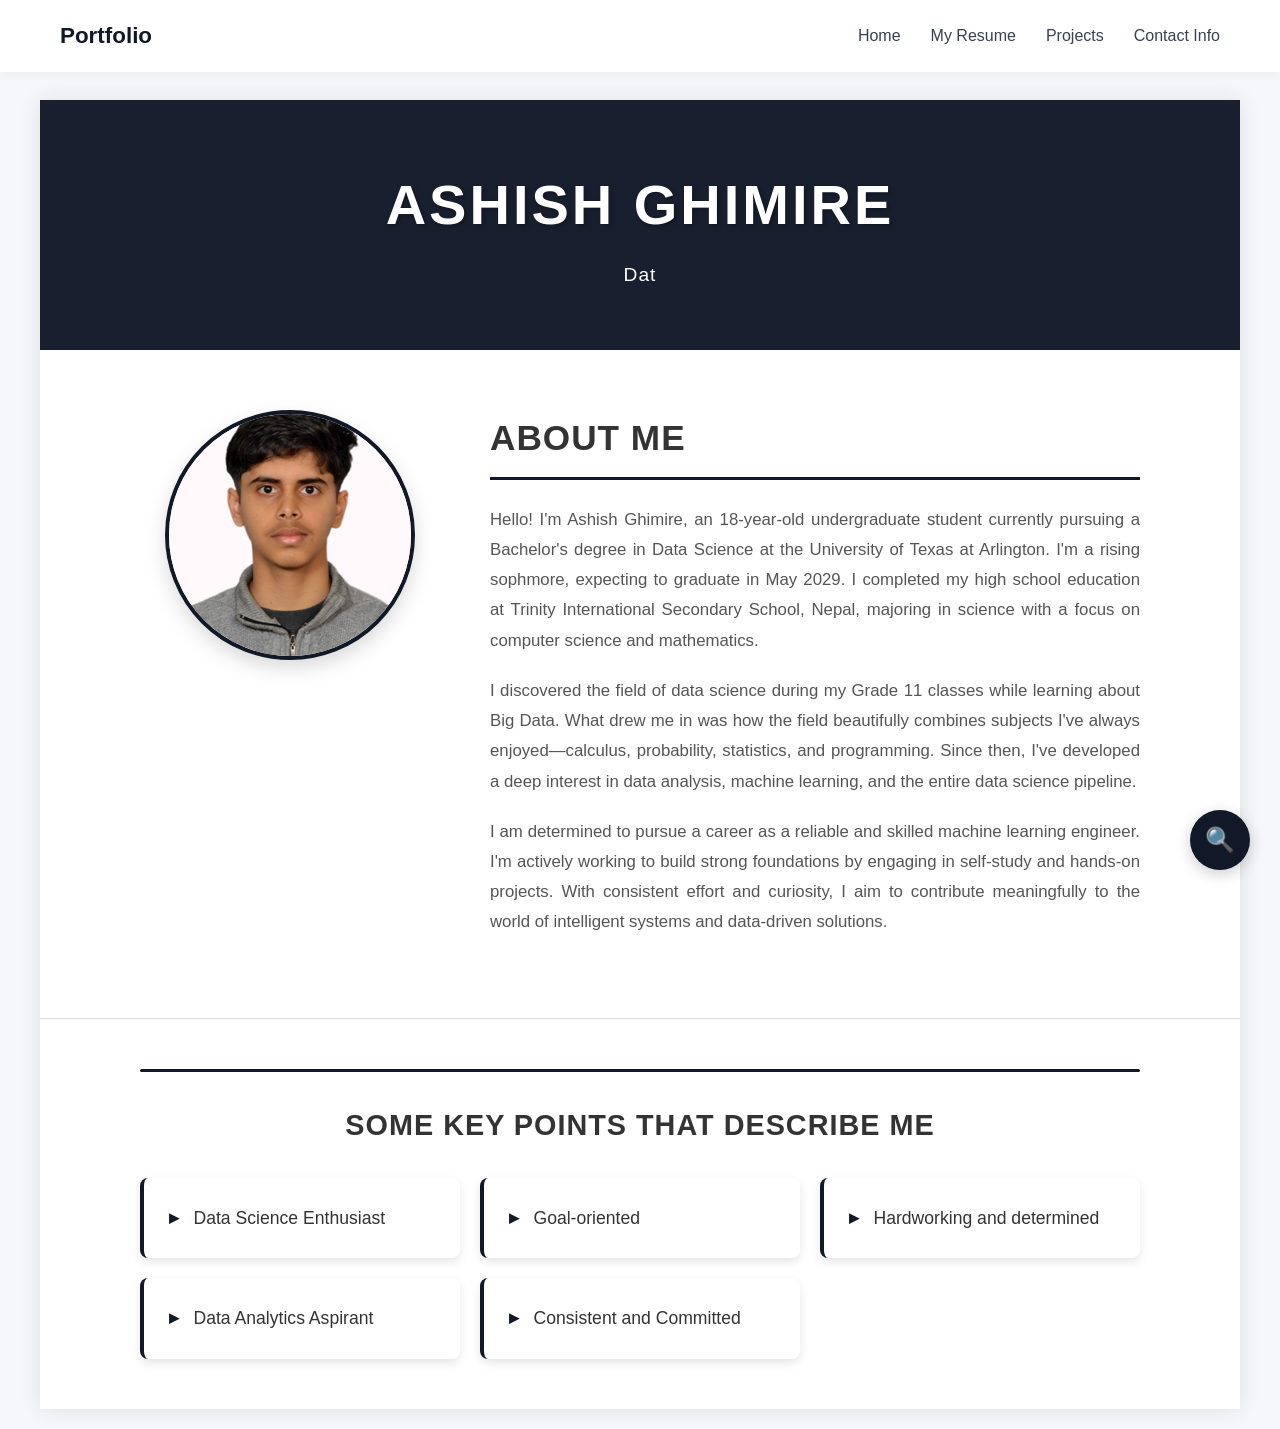
<file: index.html>
<!DOCTYPE html>
<html lang="en">

<head>
    <meta charset="UTF-8" />
    <meta name="viewport" content="width=device-width, initial-scale=1.0" />
    <title>Portfolio – Ashish Ghimire</title>
    <link rel="stylesheet" href="assets/css/Index.css" />
</head>

<body>
    <!-- Navigation Bar -->
    <nav class="navbar">
        <div class="nav-container">
            <div class="nav-brand">Portfolio</div>
            <ul class="nav-menu">
                <li><a href="index.html">Home</a></li>
                <li><a href="resume.html">My Resume</a></li>
                <li><a href="My_Projects.html">Projects</a></li>
                <li><a href="contact.html">Contact Info</a></li>
            </ul>
        </div>
    </nav>

    <!-- Main Container -->
    <div class="main-container">
        <!-- Hero Section -->
        <div class="hero-section">
            <div class="hero-content">
                <h1 class="hero-title">ASHISH GHIMIRE</h1>
                <p class="hero-subtitle">Data Science Enthusiast & Aspiring Data Analyst</p>
            </div>
        </div>

        <!-- About Me Section -->
        <div class="about-section">
            <div class="about-container">
                <div class="photo-container">
                    <img src="assets/images/my_photo.jpg" alt="Ashish Ghimire" class="profile-photo" />
                </div>
                <div class="about-content">
                    <h2>About Me</h2>
                    <p>
                        Hello! I'm Ashish Ghimire, an 18-year-old undergraduate student currently pursuing a Bachelor's
                        degree in Data Science at the University of Texas at Arlington. I'm a rising sophmore, expecting to
                        graduate in May 2029. I completed my high school education at Trinity International Secondary School,
                        Nepal, majoring in science with a focus on computer science and mathematics.
                    </p>

                    <p>
                        I discovered the field of data science during my Grade 11 classes while learning about Big Data.
                        What drew me in was how the field beautifully combines subjects I've always enjoyed—calculus,
                        probability, statistics, and programming. Since then, I've developed a deep interest in data
                        analysis, machine learning, and the entire data science pipeline.
                    </p>

                    <p>
                        I am determined to pursue a career as a reliable and skilled machine learning engineer. I'm actively
                        working to build strong foundations by engaging in self-study and hands-on projects. With consistent
                        effort and curiosity, I aim to contribute meaningfully to the world of intelligent systems and
                        data-driven solutions.
                    </p>
                </div>
            </div>
        </div>

        <!-- Key Points Section -->
        <div class="key-points-section">
            <div class="key-points-container">
                <div class="section-divider"></div>
                <h3 class="key-points-title">Some Key Points That Describe Me</h3>
                <div class="key-points-grid">
                    <div class="key-point-item">
                        <span>Data Science Enthusiast</span>
                    </div>
                    <div class="key-point-item">
                        <span>Goal-oriented</span>
                    </div>
                    <div class="key-point-item">
                        <span>Hardworking and determined</span>
                    </div>
                    <div class="key-point-item">
                        <span>Data Analytics Aspirant</span>
                    </div>
                    <div class="key-point-item">
                        <span>Consistent and Committed</span>
                    </div>
                </div>
            </div>
        </div>
    </div>

    <!-- Search Functionality -->
    <button class="search-toggle" id="search-toggle">🔍</button>
    <div class="search-container" id="search-box">
        <div class="search-box">
            <button class="search-close" id="search-close">&times;</button>
            <input type="text" class="search-input" id="search-input" placeholder="Search for keywords...">
        </div>
    </div>

    <script src="assets/js/Index.js"></script>
</body>

</html>
</file>
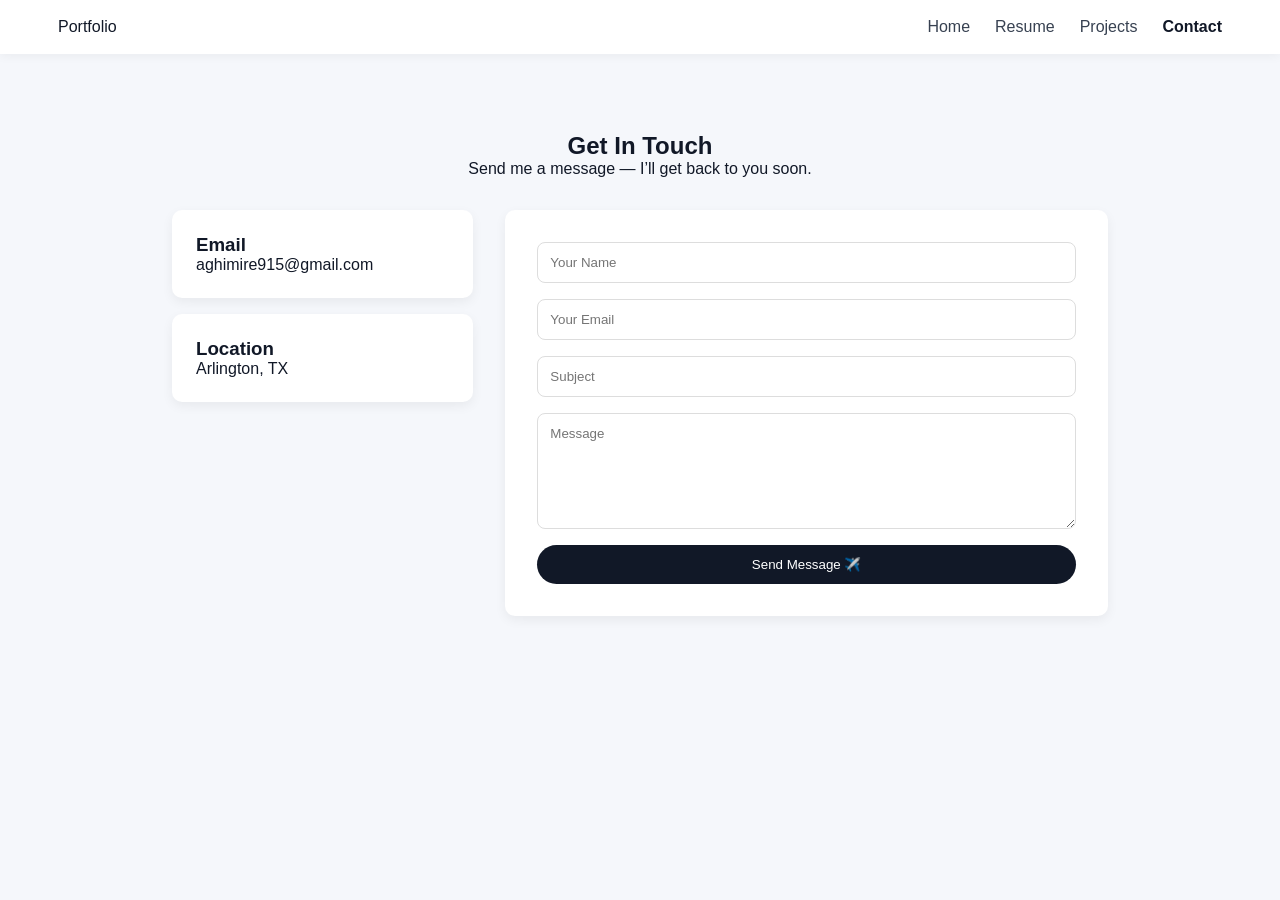
<file: contact.html>
<!DOCTYPE html>
<html lang="en">
<head>
    <meta charset="UTF-8">
    <meta name="viewport" content="width=device-width, initial-scale=1.0">
    <title>Contact - Portfolio</title>

    <link rel="stylesheet" href="assets/css/contact.css">
</head>

<body>

<header class="navbar">
    <div class="nav-container">
        <div class="nav-brand">Portfolio</div>
        <ul class="nav-menu">
            <li><a href="index.html">Home</a></li>
            <li><a href="resume.html">Resume</a></li>
            <li><a href="My_Projects.html">Projects</a></li>
            <li><a class="active" href="contact.html">Contact</a></li>
        </ul>
    </div>
</header>

<main>

    <section class="page-title">
        <h1>Get In Touch</h1>
        <p>Send me a message — I’ll get back to you soon.</p>
    </section>

    <section class="contact-container">

        <!-- INFO -->
        <div class="contact-info">
            <div class="info-card">
                <h3>Email</h3>
                <p>aghimire915@gmail.com</p>
            </div>

            <div class="info-card">
                <h3>Location</h3>
                <p>Arlington, TX</p>
            </div>
        </div>

        <!-- FORM -->
        <form id="contactForm"
              class="contact-form"
              action="https://docs.google.com/forms/d/e/YOUR_FORM_ID/formResponse"
              method="POST"
              target="hidden_iframe">

            <input type="text" name="entry.1111111111" placeholder="Your Name" required>
            <input type="email" name="entry.2222222222" placeholder="Your Email" required>
            <input type="text" name="entry.3333333333" placeholder="Subject" required>
            <textarea name="entry.4444444444" placeholder="Message" rows="6" required></textarea>

            <button type="submit">Send Message ✈️</button>

        </form>

        <iframe name="hidden_iframe" style="display:none;"></iframe>

    </section>

</main>

<!-- SUCCESS POPUP -->
<div id="popup" class="popup">
    <div class="popup-content">
        <h2>Message Sent ✅</h2>
        <p>Thanks for reaching out. I’ll respond soon.</p>
        <button onclick="closePopup()">Close</button>
    </div>
</div>

<script src="assets/js/contact.js"></script>

</body>
</html>
</file>
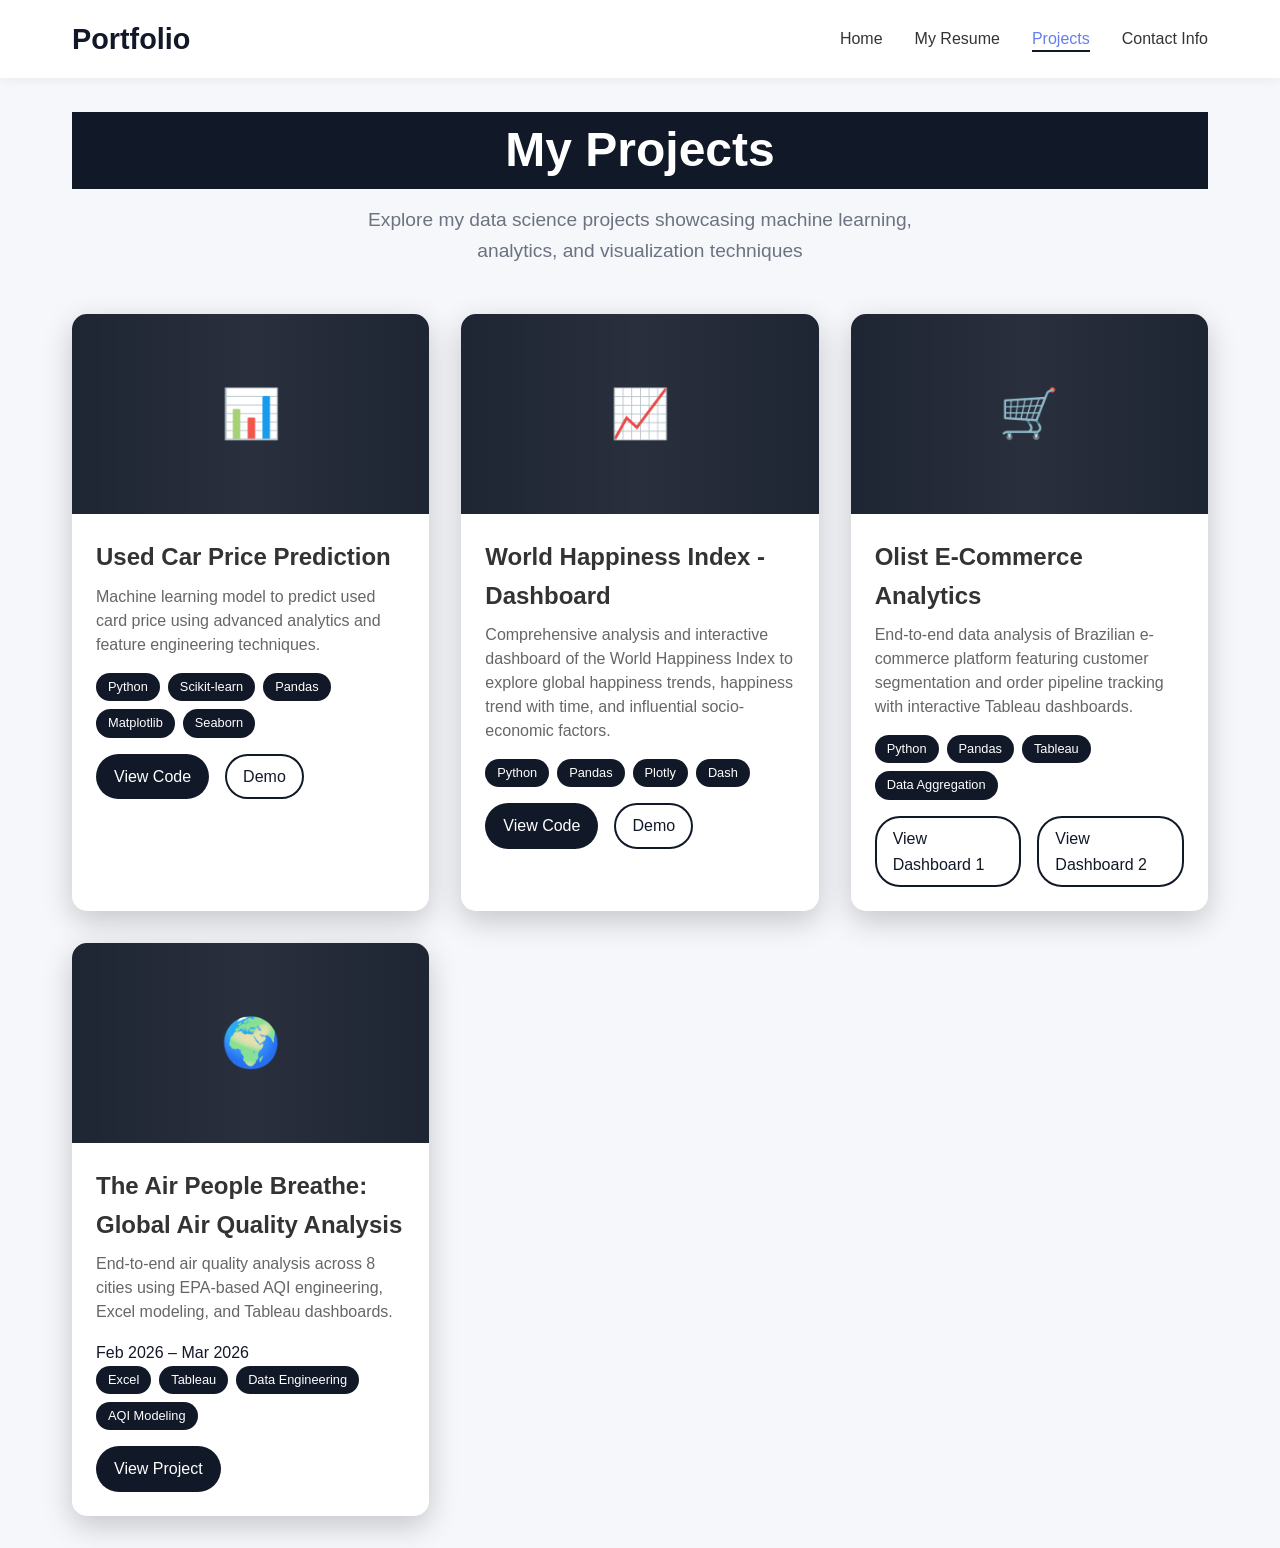
<file: My_Projects.html>
<!DOCTYPE html>
<html lang="en">

<head>
    <meta charset="UTF-8">
    <meta name="viewport" content="width=device-width, initial-scale=1.0">
    <title>Portfolio - Projects</title>
    <link rel="stylesheet" href="assets/css/My_Projects.css">
</head>

<body>
    <header>
        <nav>
            <a href="#" class="logo">Portfolio</a>
            <ul class="nav-links">
                <li><a href="index.html">Home</a></li>
                <li><a href="resume.html">My Resume</a></li>
                <li><a href="My_Projects.html" class="active">Projects</a></li>
                <li><a href="contact.html">Contact Info</a></li>
            </ul>
            <div class="mobile-menu">
                <span></span>
                <span></span>
                <span></span>
            </div>
        </nav>
    </header>

    <main>
        <section class="page-title">
            <h1>My Projects</h1>
            <p>Explore my data science projects showcasing machine learning, analytics, and visualization techniques</p>
        </section>

        <section class="projects-grid">
            <!-- Project 1 -->
            <div class="project-card">
                <div class="project-image">
                    📊
                </div>
                <div class="project-content">
                    <h3 class="project-title">Used Car Price Prediction</h3>
                    <p class="project-description">Machine learning model to predict used card price using advanced
                        analytics and feature engineering techniques.</p>
                    <div class="project-tech">
                        <span class="tech-tag">Python</span>
                        <span class="tech-tag">Scikit-learn</span>
                        <span class="tech-tag">Pandas</span>
                        <span class="tech-tag">Matplotlib</span>
                        <span class="tech-tag">Seaborn</span>
                    </div>
                    <div class="project-links">
                        <a href="https://github.com/AshishGhimire-88/Used-Car-Price-Prediction-and-Analysis"
                            class="project-link primary">View Code</a>
                        <a href="https://used-car-price-prediction-and-analysis-ywk8fp7lmwjfvf9zzdpjdo.streamlit.app/"
                            class="project-link secondary">Demo</a>
                    </div>
                </div>
            </div>

            <!-- Project 2 -->
            <div class="project-card">
                <div class="project-image">
                    📈
                </div>
                <div class="project-content">
                    <h3 class="project-title">World Happiness Index - Dashboard</h3>
                    <p class="project-description">Comprehensive analysis and interactive dashboard of the World
                        Happiness Index to explore global happiness trends, happiness trend with time, and influential
                        socio-economic factors.</p>
                    <div class="project-tech">
                        <span class="tech-tag">Python</span>
                        <span class="tech-tag">Pandas</span>
                        <span class="tech-tag">Plotly</span>
                        <span class="tech-tag">Dash</span>
                    </div>
                    <div class="project-links">
                        <a href="https://github.com/AshishGhimire-88/World-Happiness-Dashboard-With-Dash"
                            class="project-link primary">View Code</a>
                        <a href="https://world-happiness-dashboard-dfv6.onrender.com"
                            class="project-link secondary">Demo</a>
                    </div>
                </div>
            </div>

            <!-- Project 3 -->
            <div class="project-card">
                <div class="project-image">
                    🛒
                </div>
                <div class="project-content">
                    <h3 class="project-title">Olist E-Commerce Analytics</h3>
                    <p class="project-description">End-to-end data analysis of Brazilian e-commerce platform featuring
                        customer segmentation and order pipeline tracking with interactive Tableau dashboards.</p>
                    <div class="project-tech">
                        <span class="tech-tag">Python</span>
                        <span class="tech-tag">Pandas</span>
                        <span class="tech-tag">Tableau</span>
                        <span class="tech-tag">Data Aggregation</span>
                    </div>
                    <div class="project-links">
                        <a href="https://public.tableau.com/app/profile/ashish.ghimire1688/viz/CustomerValueLoyaltyOverview/Dashboard1"
                            class="project-link secondary">View Dashboard 1</a>
                        <a href="https://public.tableau.com/app/profile/ashish.ghimire1688/viz/OrderPipelineDashboard/Dashboard1"
                            class="project-link secondary">View Dashboard 2</a>
                    </div>
                </div>
            </div>

            <!-- Project 4 -->
            <div class="project-card">

                <div class="project-image">
                    🌍
                </div>

                <div class="project-content">

                    <h3 class="project-title">
                        The Air People Breathe: Global Air Quality Analysis
                    </h3>

                    <p class="project-description">
                        End-to-end air quality analysis across 8 cities using EPA-based AQI engineering, Excel modeling,
                        and Tableau dashboards.
                    </p>

                    <div class="project-meta">
                        <span>Feb 2026 – Mar 2026</span>
                    </div>

                    <div class="project-tech">
                        <span class="tech-tag">Excel</span>
                        <span class="tech-tag">Tableau</span>
                        <span class="tech-tag">Data Engineering</span>
                        <span class="tech-tag">AQI Modeling</span>
                    </div>

                    <div class="project-links">
                        <a href="https://public.tableau.com/app/profile/ashish.ghimire1688/viz/FinalPresentation_17754410994950/Story1" class="project-link primary">View Project</a>
                    </div>

                </div>
            </div>
            </div>
        </section>
    </main>

    <!-- Modal for Project Details -->
    <div id="projectModal" class="modal">
        <div class="modal-content">
            <button class="close-modal" onclick="closeModal()">&times;</button>
            <div id="modalContent">
                <!-- Dynamic content will be loaded here -->
            </div>
        </div>
    </div>
</body>

</html>
</file>
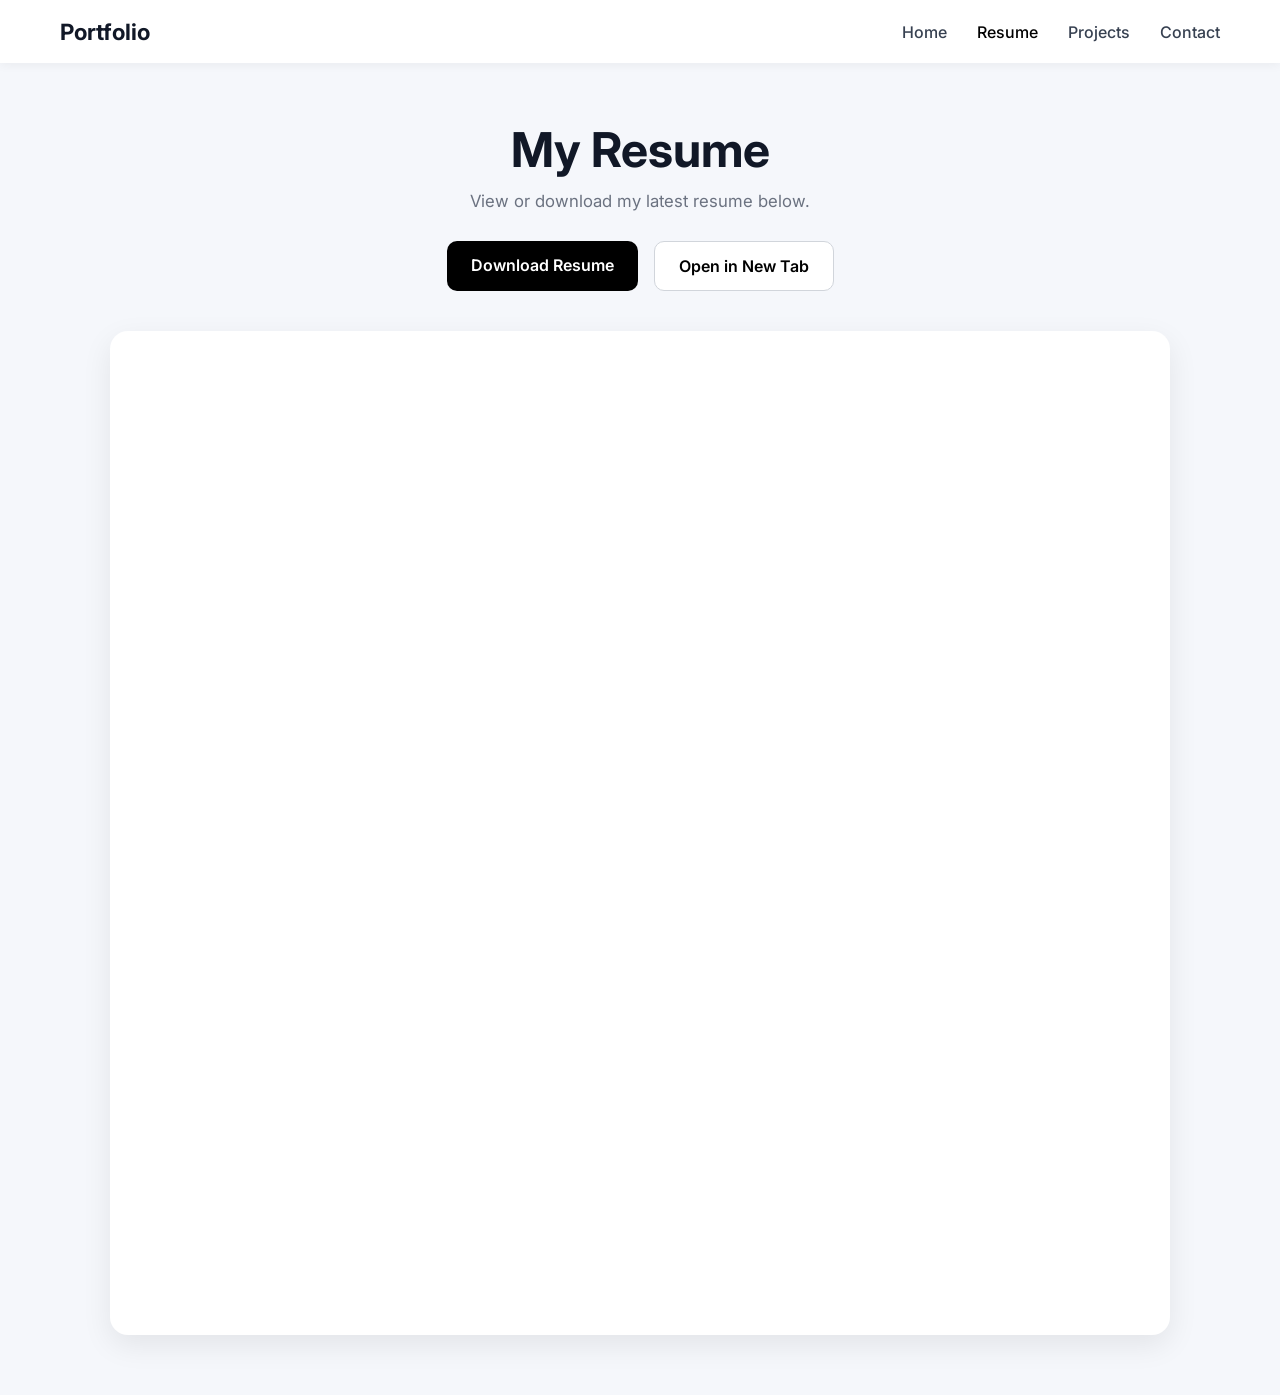
<file: resume.html>
<!DOCTYPE html>
<html lang="en">
<head>
    <meta charset="UTF-8" />
    <meta name="viewport" content="width=device-width, initial-scale=1.0" />
    <title>Ashish Ghimire | Resume</title>

    <link rel="stylesheet" href="assets/css/resume.css" />

    <!-- Optional Google Font -->
    <link href="https://fonts.googleapis.com/css2?family=Inter:wght@300;400;500;600;700&display=swap" rel="stylesheet">
</head>

<body>

    <!-- =========================
         NAVIGATION BAR
    ========================== -->

    <nav class="navbar">
        <div class="nav-container">

            <div class="nav-brand">
                Portfolio
            </div>

            <ul class="nav-menu">
                <li><a href="index.html">Home</a></li>
                <li><a href="resume.html" class="active">Resume</a></li>
                <li><a href="My_Projects.html">Projects</a></li>
                <li><a href="contact.html">Contact</a></li>
            </ul>

        </div>
    </nav>

    <!-- =========================
         RESUME SECTION
    ========================== -->

    <section class="resume-section">

        <div class="resume-container">

            <!-- Resume Header -->

            <div class="resume-header">

                <h1>My Resume</h1>

                <p>
                    View or download my latest resume below.
                </p>

                <div class="resume-buttons">

                    <a href="assets/resume/Ashish_Ghimire_Resume.pdf"
                       class="download-btn"
                       download>
                        Download Resume
                    </a>

                    <a href="assets/resume/Ashish_Ghimire_Resume.pdf"
                       class="view-btn"
                       target="_blank">
                        Open in New Tab
                    </a>

                </div>

            </div>

            <!-- Embedded PDF -->

            <div class="pdf-wrapper">

                <iframe
                    src="assets/resume/Ashish_Ghimire_Resume.pdf">
                </iframe>

            </div>

        </div>

    </section>

</body>
</html>
</file>
<file: assets/css/Index.css>
* {
    margin: 0;
    padding: 0;
    box-sizing: border-box;
}

body {
    font-family: 'Inter', sans-serif;
    background-color: #f5f7fb;
    line-height: 1.6;
    color: #111827;
}

/* Navbar */

.navbar {
    width: 100%;
    background-color: white;
    position: fixed;
    top: 0;
    left: 0;
    z-index: 1000;

    box-shadow: 0 2px 10px rgba(0,0,0,0.05);
}

.nav-container {
    max-width: 1200px;

    margin: 0 auto;

    display: flex;
    justify-content: space-between;
    align-items: center;

    padding: 18px 20px;
}

.nav-brand {
    font-size: 1.4rem;
    font-weight: 700;
}

.nav-menu {
    display: flex;
    gap: 30px;
    list-style: none;
}

.nav-menu a {
    text-decoration: none;
    color: #374151;
    font-weight: 500;
    transition: 0.25s;
}

.nav-menu a:hover,
.nav-menu a.active {
    color: black;
}

.navbar.scrolled {
    background-color: white;
    box-shadow: 0 2px 10px rgba(0,0,0,0.08);
}

/* Main Container */
.main-container {
    max-width: 1200px;
    margin: 100px auto 20px;
    background: white;
    box-shadow: 0 0 20px rgba(0, 0, 0, 0.1);
    overflow: hidden;
}

/* Header Section */
.hero-section {
    background: #111827;
    color: white;
    padding: 60px 40px;
    text-align: center;
    position: relative;
}

.hero-section::before {
    content: '';
    position: absolute;
    top: 0;
    left: 0;
    right: 0;
    bottom: 0;
    background: rgba(255,255,255,0.03);
}

.hero-content {
    position: relative;
    z-index: 2;
}

.hero-title {
    font-size: 3.5rem;
    font-weight: bold;
    margin-bottom: 10px;
    letter-spacing: 3px;
    text-shadow: 2px 2px 4px rgba(0, 0, 0, 0.3);
}

.hero-subtitle {
    font-size: 1.2rem;
    font-weight: 300;
    letter-spacing: 1px;
}

/* About Me Section */
.about-section {
    padding: 60px 40px;
    background: white;
}

.about-container {
    display: grid;
    grid-template-columns: 300px 1fr;
    gap: 50px;
    align-items: start;
    max-width: 1000px;
    margin: 0 auto;
}

.photo-container {
    display: flex;
    justify-content: center;
}

.profile-photo {
    width: 250px;
    height: 250px;
    border-radius: 50%;
    object-fit: cover;
    border: 4px solid #111827;
    box-shadow: 0 8px 20px rgba(0, 0, 0, 0.15);
}

.about-content h2 {
    font-size: 2.2rem;
    color: #333;
    margin-bottom: 25px;
    border-bottom: 3px solid #111827;
    padding-bottom: 10px;
    text-transform: uppercase;
    letter-spacing: 1px;
}

.about-content p {
    font-size: 1.05rem;
    line-height: 1.8;
    margin-bottom: 20px;
    color: #555;
    text-align: justify;
}

/* Key Points Section */
.key-points-section {
    background: white;
    padding: 50px 40px;
    border-top: 1px solid #ddd;
}

.key-points-container {
    max-width: 1000px;
    margin: 0 auto;
}

.section-divider {
    height: 3px;
    background: #111827;
    margin-bottom: 30px;
    border-radius: 2px;
}

.key-points-title {
    font-size: 1.8rem;
    color: #333;
    margin-bottom: 30px;
    text-transform: uppercase;
    letter-spacing: 1px;
    text-align: center;
}

.key-points-grid {
    display: grid;
    grid-template-columns: repeat(auto-fit, minmax(300px, 1fr));
    gap: 20px;
    margin-top: 30px;
}

.key-point-item {
    background: white;
    padding: 25px;
    border-radius: 8px;
    box-shadow: 0 4px 10px rgba(0, 0, 0, 0.1);
    border-left: 4px solid #111827;
    transition: transform 0.3s ease, box-shadow 0.3s ease;
}

.key-point-item:hover {
    transform: translateY(-3px);
    box-shadow: 0 8px 20px rgba(0, 0, 0, 0.15);
}

.key-point-item::before {
    content: '▸';
    color: #111827;
    font-size: 1.2rem;
    margin-right: 10px;
    font-weight: bold;
}

.key-point-item span {
    font-size: 1.1rem;
    font-weight: 500;
    color: #333;
}

/* Search Functionality Styles */
.search-container {
    position: fixed;
    top: 0;
    left: 0;
    width: 100%;
    height: 100%;
    background: rgba(0, 0, 0, 0.8);
    display: none;
    justify-content: center;
    align-items: center;
    z-index: 2000;
}

.search-box {
    background: white;
    padding: 30px;
    border-radius: 10px;
    box-shadow: 0 10px 30px rgba(0, 0, 0, 0.3);
    max-width: 500px;
    width: 90%;
}

.search-input {
    width: 100%;
    padding: 15px;
    font-size: 1.1rem;
    border: 2px solid #111827;
    border-radius: 5px;
    outline: none;
}

.search-close {
    position: absolute;
    top: 15px;
    right: 20px;
    background: none;
    border: none;
    font-size: 1.5rem;
    color: #667eea;
    cursor: pointer;
}

.search-toggle {
    position: fixed;
    bottom: 30px;
    right: 30px;
    background: #111827;
    color: white;
    border: none;
    width: 60px;
    height: 60px;
    border-radius: 50%;
    font-size: 1.5rem;
    cursor: pointer;
    box-shadow: 0 4px 15px rgba(0, 0, 0, 0.2);
    transition: transform 0.3s ease;
}

.search-toggle:hover {
    transform: scale(1.1);
}

/* Responsive Design */
@media (max-width: 768px) {
    .nav-container {
        flex-direction: column;
        gap: 1rem;
        padding: 0 1rem;
    }
    
    .nav-menu {
        gap: 1rem;
    }

    .main-container {
        margin: 120px 10px 20px;
        max-width: none;
    }

    .hero-section {
        padding: 40px 20px;
    }

    .hero-title {
        font-size: 2.5rem;
    }

    .about-container {
        grid-template-columns: 1fr;
        gap: 30px;
        text-align: center;
    }

    .about-section,
    .key-points-section {
        padding: 40px 20px;
    }

    .profile-photo {
        width: 200px;
        height: 200px;
    }

    .about-content h2 {
        font-size: 1.8rem;
    }

    .key-points-grid {
        grid-template-columns: 1fr;
    }
}

@media (max-width: 480px) {
    .hero-title {
        font-size: 2rem;
    }

    .profile-photo {
        width: 180px;
        height: 180px;
    }

    .about-content h2 {
        font-size: 1.5rem;
    }

    .key-points-title {
        font-size: 1.5rem;
    }
}
</file>
<file: assets/css/contact.css>
* {
    margin: 0;
    padding: 0;
    box-sizing: border-box;
    font-family: 'Inter', sans-serif;
}

body {
    background: #f5f7fb;
    color: #111827;
}

/* NAV */
.navbar {
    background: white;
    position: fixed;
    top: 0;
    width: 100%;
    box-shadow: 0 2px 10px rgba(0,0,0,0.05);
}

.nav-container {
    max-width: 1200px;
    margin: auto;
    padding: 18px;
    display: flex;
    justify-content: space-between;
}

.nav-menu {
    display: flex;
    gap: 25px;
    list-style: none;
}

.nav-menu a {
    text-decoration: none;
    color: #374151;
}

.nav-menu a.active {
    color: #111827;
    font-weight: 600;
}

/* TITLE */
main {
    margin-top: 100px;
    padding: 2rem;
    max-width: 1000px;
    margin-inline: auto;
}

.page-title {
    text-align: center;
    margin-bottom: 2rem;
}

/* LAYOUT */
.contact-container {
    display: grid;
    grid-template-columns: 1fr 2fr;
    gap: 2rem;
}

/* INFO */
.info-card {
    background: white;
    padding: 1.5rem;
    margin-bottom: 1rem;
    border-radius: 10px;
    box-shadow: 0 4px 12px rgba(0,0,0,0.06);
}

/* FORM */
.contact-form {
    background: white;
    padding: 2rem;
    border-radius: 10px;
    box-shadow: 0 4px 12px rgba(0,0,0,0.06);
    display: flex;
    flex-direction: column;
    gap: 1rem;
}

.contact-form input,
.contact-form textarea {
    padding: 12px;
    border: 1px solid #ddd;
    border-radius: 8px;
}

.contact-form button {
    background: #111827;
    color: white;
    padding: 12px;
    border: none;
    border-radius: 25px;
    cursor: pointer;
}

.contact-form button:hover {
    background: #374151;
}

/* POPUP */
/* POPUP */
.popup {
    display: none;
    position: fixed;
    inset: 0;
    background: rgba(0,0,0,0.6);
    justify-content: center;
    align-items: center;
    z-index: 2000;
}

.popup-content {
    background: white;
    padding: 30px;
    border-radius: 12px;
    text-align: center;
    width: 90%;
    max-width: 400px;
}

.popup-content h2 {
    margin-bottom: 10px;
}

.popup-content button {
    margin-top: 15px;
    padding: 10px 20px;
    border: none;
    background: #111827;
    color: white;
    border-radius: 8px;
    cursor: pointer;
}
</file>
<file: assets/css/My_Projects.css>
/* styles.css */
* {
    margin: 0;
    padding: 0;
    box-sizing: border-box;
}

body {
    font-family: 'Segoe UI', Tahoma, Geneva, Verdana, sans-serif;
    background-color: #f5f7fb;
    min-height: 100vh;
    color: #111827;
    line-height: 1.6;
}

/* Header Styles */
header {
    background: white;
    box-shadow: 0 2px 10px rgba(0,0,0,0.05);
    position: fixed;
    width: 100%;
    top: 0;
    z-index: 1000;
}

nav {
    display: flex;
    justify-content: space-between;
    align-items: center;
    padding: 1rem 2rem;
    max-width: 1200px;
    margin: 0 auto;
}

.logo {
    font-size: 1.8rem;
    font-weight: bold;
    color: #111827;
    text-decoration: none;
    transition: color 0.3s ease;
}

.logo:hover {
    color: #000;
}

.nav-links {
    display: flex;
    list-style: none;
    gap: 2rem;
}

.nav-links a {
    text-decoration: none;
    color: #333;
    font-weight: 500;
    transition: all 0.3s ease;
    position: relative;
}

.nav-links a:hover {
    color: #111827;
}

.nav-links a.active {
    color: #667eea;
}

.nav-links a::after {
    content: '';
    position: absolute;
    bottom: -5px;
    left: 0;
    width: 0;
    height: 2px;
    background: #111827;
    transition: width 0.3s ease;
}

.nav-links a:hover::after,
.nav-links a.active::after {
    width: 100%;
}

/* Mobile Menu */
.mobile-menu {
    display: none;
    flex-direction: column;
    cursor: pointer;
}

.mobile-menu span {
    width: 25px;
    height: 3px;
    background: #333;
    margin: 3px 0;
    transition: 0.3s;
}

/* Main Content */
main {
    margin-top: 80px;
    padding: 2rem;
    max-width: 1200px;
    margin-left: auto;
    margin-right: auto;
}

.page-title {
    text-align: center;
    margin-bottom: 3rem;
    animation: fadeInUp 0.8s ease;
    color: white;
}

.page-title h1 {
    font-size: 3rem;
    background: #111827;
    margin-bottom: 1rem;
    text-shadow: none;
}

.page-title p {
    font-size: 1.2rem;
    color: #6b7280;
    max-width: 600px;
    margin: 0 auto;
}

/* Projects Grid */
.projects-grid {
    display: grid;
    grid-template-columns: repeat(auto-fit, minmax(350px, 1fr));
    gap: 2rem;
    margin-top: 2rem;
}

.project-card {
    background: white;
    border-radius: 15px;
    overflow: hidden;
    box-shadow: 0 10px 30px rgba(0, 0, 0, 0.2);
    transition: all 0.3s ease;
    cursor: pointer;
    position: relative;
    animation: fadeInUp 0.8s ease;
}

.project-card:hover {
    transform: translateY(-10px);
    box-shadow: 0 20px 40px rgba(0, 0, 0, 0.3);
}

.project-image {
    height: 200px;
    background: #111827;
    display: flex;
    align-items: center;
    justify-content: center;
    color: white;
    font-size: 3rem;
    position: relative;
    overflow: hidden;
}

.project-image::before {
    content: '';
    position: absolute;
    top: -50%;
    left: -50%;
    width: 200%;
    height: 200%;
    background: linear-gradient(45deg, transparent, rgba(255, 255, 255, 0.1), transparent);
    transform: rotate(45deg);
    transition: all 0.6s ease;
}

.project-card:hover .project-image::before {
    animation: shimmer 1s ease;
}

.project-content {
    padding: 1.5rem;
}

.project-title {
    font-size: 1.5rem;
    font-weight: bold;
    color: #333;
    margin-bottom: 0.5rem;
}

.project-description {
    color: #666;
    margin-bottom: 1rem;
    line-height: 1.5;
}

.project-tech {
    display: flex;
    flex-wrap: wrap;
    gap: 0.5rem;
    margin-bottom: 1rem;
}

.tech-tag {
    background: #111827;
    color: white;
    padding: 0.25rem 0.75rem;
    border-radius: 20px;
    font-size: 0.8rem;
    font-weight: 500;
}

.project-links {
    display: flex;
    gap: 1rem;
}

.project-link {
    padding: 0.5rem 1rem;
    border-radius: 25px;
    text-decoration: none;
    font-weight: 500;
    transition: all 0.3s ease;
    border: 2px solid transparent;
}

.project-link.primary {
    background: #111827;
    color: white;
}

.project-link.primary:hover {
    background: #111827;
    transform: translateY(-2px);
}

.project-link.secondary {
    border: 2px solid #111827;
    color: #111827;
}

.project-link.secondary:hover {
    background: #111827;
    color: white;
}

/* Modal Styles */
.modal {
    display: none;
    position: fixed;
    top: 0;
    left: 0;
    width: 100%;
    height: 100%;
    background: rgba(0, 0, 0, 0.8);
    backdrop-filter: blur(5px);
    z-index: 2000;
    animation: fadeIn 0.3s ease;
}

.modal-content {
    position: absolute;
    top: 50%;
    left: 50%;
    transform: translate(-50%, -50%);
    background: white;
    padding: 2rem;
    border-radius: 15px;
    max-width: 600px;
    width: 90%;
    max-height: 80vh;
    overflow-y: auto;
    animation: slideIn 0.3s ease;
}

.close-modal {
    position: absolute;
    top: 1rem;
    right: 1rem;
    background: none;
    border: none;
    font-size: 2rem;
    cursor: pointer;
    color: #999;
    transition: color 0.3s ease;
}

.close-modal:hover {
    color: #333;
}

/* Animations */
@keyframes fadeInUp {
    from {
        opacity: 0;
        transform: translateY(30px);
    }
    to {
        opacity: 1;
        transform: translateY(0);
    }
}

@keyframes fadeIn {
    from { opacity: 0; }
    to { opacity: 1; }
}

@keyframes slideIn {
    from {
        opacity: 0;
        transform: translate(-50%, -60%);
    }
    to {
        opacity: 1;
        transform: translate(-50%, -50%);
    }
}

@keyframes shimmer {
    0% { transform: translateX(-100%) rotate(45deg); }
    100% { transform: translateX(100%) rotate(45deg); }
}

/* Responsive Design */
@media (max-width: 768px) {
    .nav-links {
        display: none;
    }

    .mobile-menu {
        display: flex;
    }

    .page-title h1 {
        font-size: 2.5rem;
    }

    .projects-grid {
        grid-template-columns: 1fr;
        gap: 1.5rem;
    }

    nav {
        padding: 1rem;
    }

    main {
        padding: 1rem;
    }

    .modal-content {
        padding: 1.5rem;
        margin: 1rem;
    }
}

@media (max-width: 480px) {
    .page-title h1 {
        font-size: 2rem;
    }

    .page-title p {
        font-size: 1rem;
    }

    .project-content {
        padding: 1rem;
    }

    .project-links {
        flex-direction: column;
        gap: 0.5rem;
    }
}
</file>
<file: assets/css/resume.css>
/* =========================
   GLOBAL STYLES
========================= */

* {
    margin: 0;
    padding: 0;
    box-sizing: border-box;
}

body {
    font-family: 'Inter', sans-serif;
    background-color: #f5f7fb;
    color: #111827;
}

/* =========================
   NAVBAR
========================= */

.navbar {
    width: 100%;
    background-color: white;
    position: fixed;
    top: 0;
    left: 0;
    z-index: 1000;

    box-shadow: 0 2px 10px rgba(0,0,0,0.05);
}

.nav-container {
    max-width: 1200px;

    margin: 0 auto;

    display: flex;
    justify-content: space-between;
    align-items: center;

    padding: 18px 20px;
}

.nav-brand {
    font-size: 1.4rem;
    font-weight: 700;
}

.nav-menu {
    display: flex;
    gap: 30px;
    list-style: none;
}

.nav-menu a {
    text-decoration: none;
    color: #374151;
    font-weight: 500;
    transition: 0.25s;
}

.nav-menu a:hover,
.nav-menu a.active {
    color: black;
}

/* =========================
   RESUME SECTION
========================= */

.resume-section {
    padding-top: 120px;
    padding-bottom: 60px;
}

.resume-container {
    max-width: 1100px;
    margin: auto;
    padding: 0 20px;
}

/* =========================
   HEADER
========================= */

.resume-header {
    text-align: center;
    margin-bottom: 40px;
}

.resume-header h1 {
    font-size: 3rem;
    margin-bottom: 12px;
    font-weight: 700;
}

.resume-header p {
    color: #6b7280;
    font-size: 1.05rem;
    margin-bottom: 30px;
}

/* =========================
   BUTTONS
========================= */

.resume-buttons {
    display: flex;
    justify-content: center;
    gap: 16px;
    flex-wrap: wrap;
}

.download-btn,
.view-btn {
    padding: 14px 24px;

    border-radius: 10px;

    text-decoration: none;

    font-weight: 600;

    transition: 0.25s ease;
}

.download-btn {
    background-color: black;
    color: white;
}

.download-btn:hover {
    transform: translateY(-2px);
    opacity: 0.9;
}

.view-btn {
    background-color: white;
    color: black;
    border: 1px solid #d1d5db;
}

.view-btn:hover {
    background-color: #f3f4f6;
}

/* =========================
   PDF VIEWER
========================= */

.pdf-wrapper {
    width: 100%;

    background-color: white;

    border-radius: 18px;

    overflow: hidden;

    box-shadow: 0 10px 30px rgba(0,0,0,0.08);
}

.pdf-wrapper iframe {
    width: 100%;
    height: 1000px;
    border: none;
}

/* =========================
   RESPONSIVE DESIGN
========================= */

@media (max-width: 768px) {

    .nav-container {
        flex-direction: column;
        gap: 16px;
    }

    .nav-menu {
        gap: 18px;
        flex-wrap: wrap;
        justify-content: center;
    }

    .resume-header h1 {
        font-size: 2.2rem;
    }

    .pdf-wrapper iframe {
        height: 700px;
    }

}
</file>
